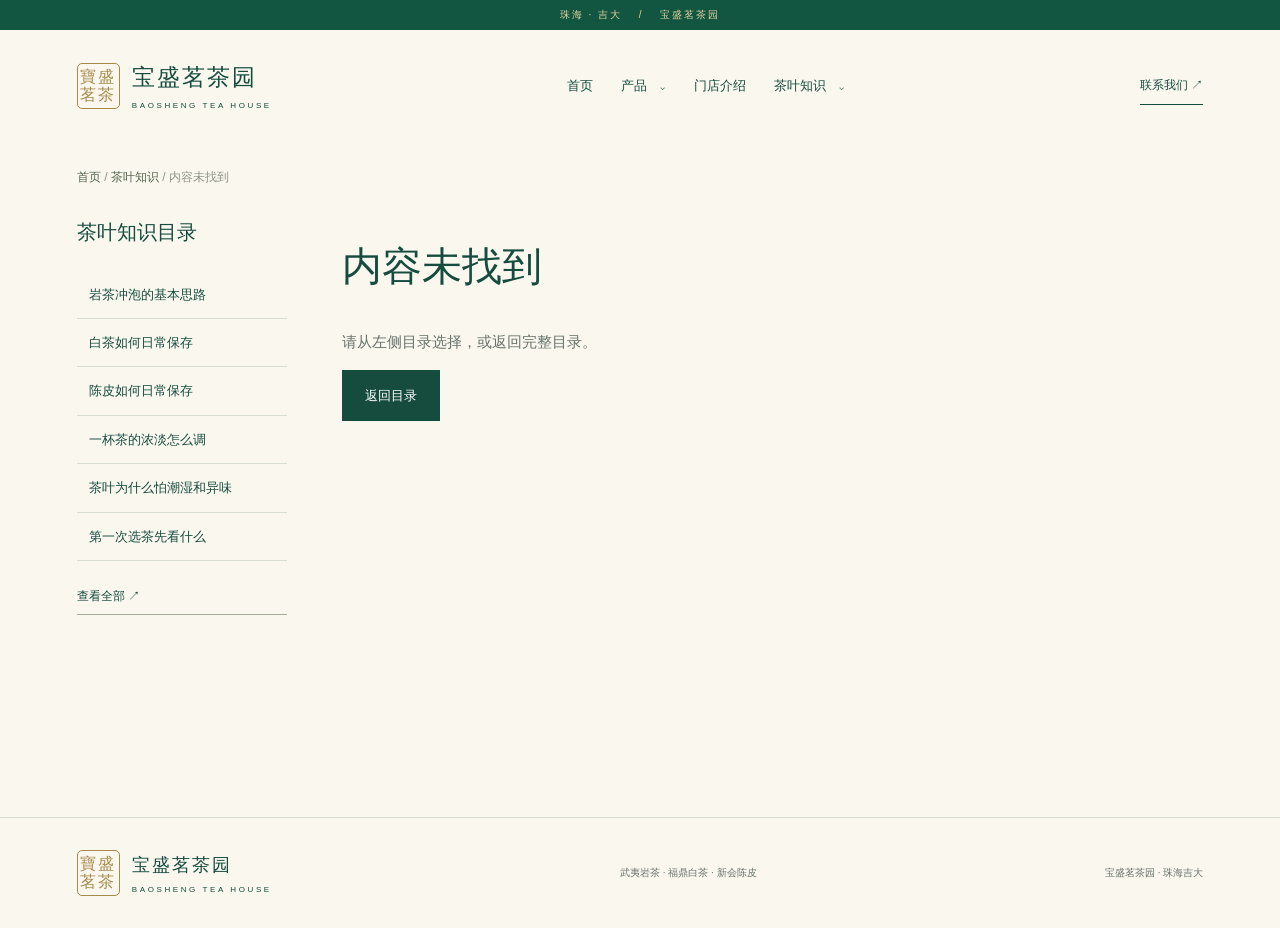
<file: article.html>
<!doctype html><html lang="zh-CN"><head><meta charset="utf-8"><meta name="viewport" content="width=device-width,initial-scale=1"><meta name="theme-color" content="#253d32"><meta name="description" content="宝盛茗茶园网站框架，门店、产品与茶叶知识内容后期补充。"><title>茶叶知识详情 · 宝盛茗茶园</title><link rel="stylesheet" href="style.css?v=20261005"></head><body data-page="article"><a class="skip" href="#main">跳到正文</a><div class="sample">珠海 · 吉大　 /　 宝盛茗茶园</div><header><a class="brand" href="index.html"><span class="seal" aria-hidden="true">寶盛<br>茗茶</span><span>宝盛茗茶园<small>BAOSHENG TEA HOUSE</small></span></a><nav aria-label="主导航"><a class="home-link" href="index.html">首页</a><details class="nav-group"><summary>产品 <span>⌄</span></summary><div class="nav-dropdown"><a class="menu-all" href="products.html">全部产品 ↗</a><div id="product-menu"></div></div></details><a href="index.html#story">门店介绍</a><details class="nav-group"><summary>茶叶知识 <span>⌄</span></summary><div class="nav-dropdown"><a class="menu-all" href="knowledge.html">全部茶叶知识 ↗</a><div id="knowledge-menu"></div></div></details></nav><a class="contact-link" href="index.html#contact">联系我们 ↗</a></header><main id="main"><section class="detail-wrap wrap"><p class="breadcrumb"><a href="index.html">首页</a> / <a href="knowledge.html">茶叶知识</a> / <span id="crumb-title">详情</span></p><div class="detail-layout"><aside class="catalog-sidebar"><h2>茶叶知识目录</h2><div id="detail-list" class="catalog-list"></div><a class="text-link" href="knowledge.html">查看全部 ↗</a></aside><div id="detail-content" class="detail-content"></div></div></section></main><footer><a class="brand" href="index.html"><span class="seal" aria-hidden="true">寶盛<br>茗茶</span><span>宝盛茗茶园<small>BAOSHENG TEA HOUSE</small></span></a><p>武夷岩茶 · 福鼎白茶 · 新会陈皮</p><small>宝盛茗茶园 · 珠海吉大</small></footer><script src="content.js?v=20261005"></script><script src="app.js?v=20261005"></script></body></html>
</file>
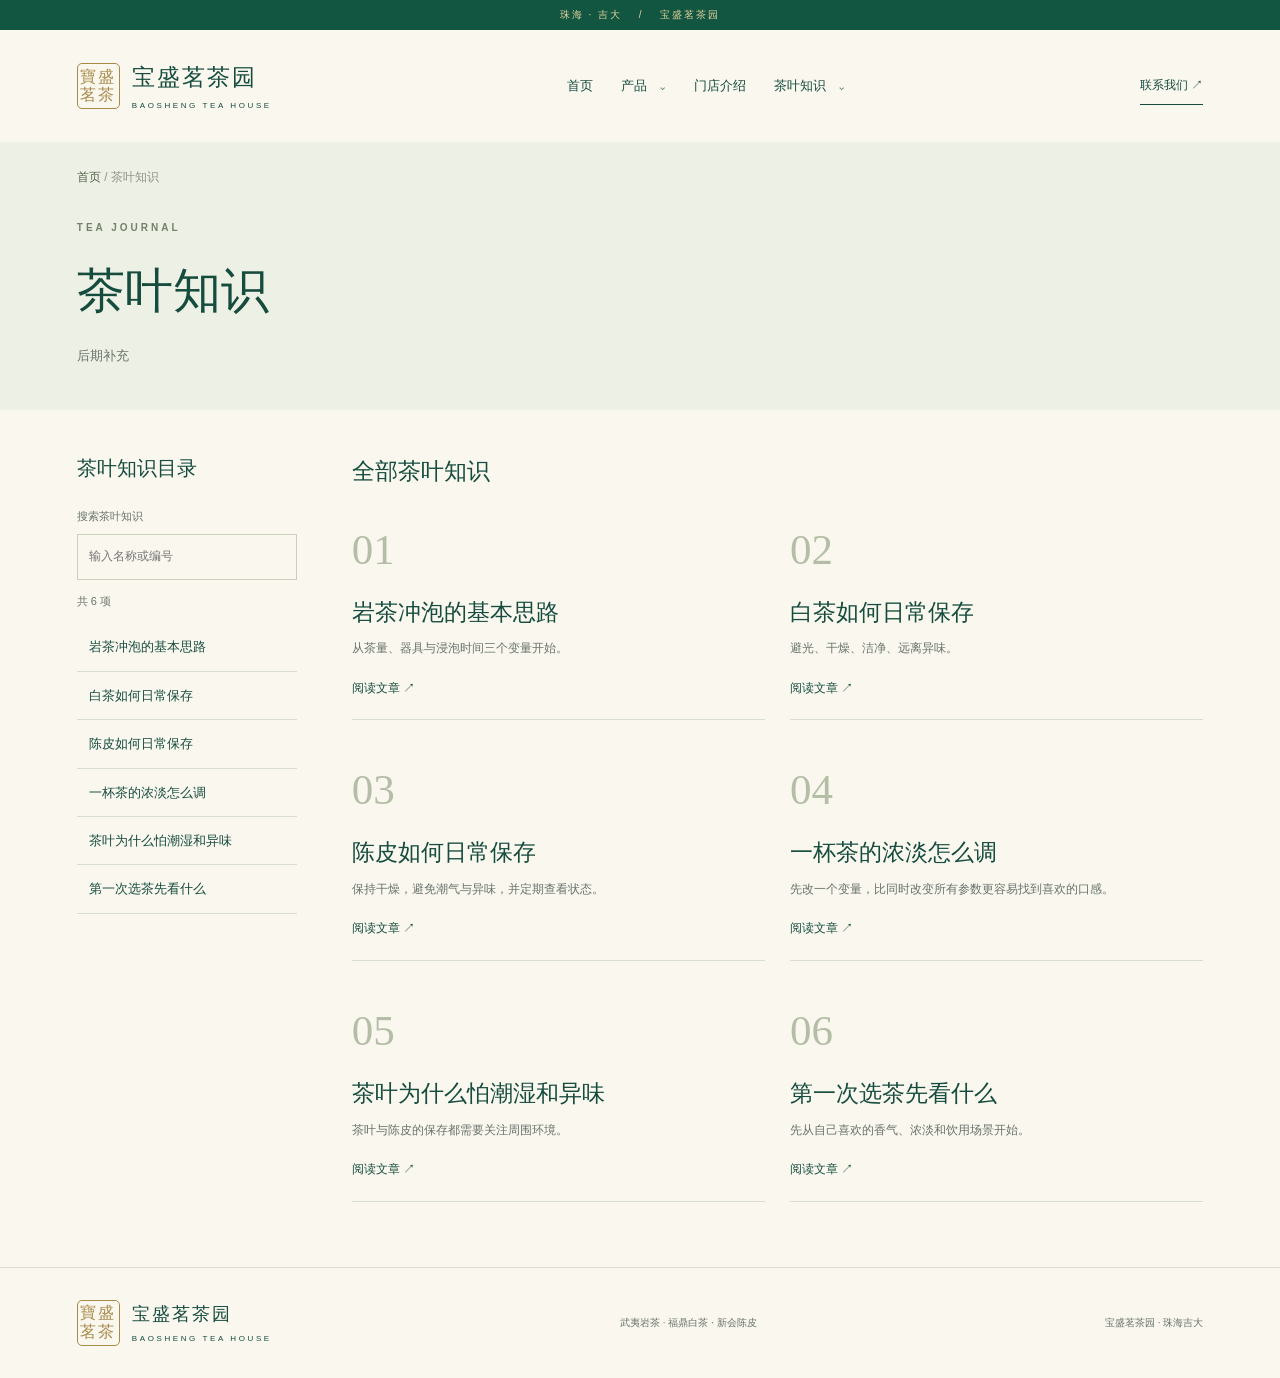
<file: knowledge.html>
<!doctype html><html lang="zh-CN"><head><meta charset="utf-8"><meta name="viewport" content="width=device-width,initial-scale=1"><meta name="theme-color" content="#253d32"><meta name="description" content="宝盛茗茶园网站框架，门店、产品与茶叶知识内容后期补充。"><title>茶叶知识 · 宝盛茗茶园</title><link rel="stylesheet" href="style.css?v=20261005"></head><body data-page="knowledge"><a class="skip" href="#main">跳到正文</a><div class="sample">珠海 · 吉大　 /　 宝盛茗茶园</div><header><a class="brand" href="index.html"><span class="seal" aria-hidden="true">寶盛<br>茗茶</span><span>宝盛茗茶园<small>BAOSHENG TEA HOUSE</small></span></a><nav aria-label="主导航"><a class="home-link" href="index.html">首页</a><details class="nav-group"><summary>产品 <span>⌄</span></summary><div class="nav-dropdown"><a class="menu-all" href="products.html">全部产品 ↗</a><div id="product-menu"></div></div></details><a href="index.html#story">门店介绍</a><details class="nav-group"><summary>茶叶知识 <span>⌄</span></summary><div class="nav-dropdown"><a class="menu-all" href="knowledge.html">全部茶叶知识 ↗</a><div id="knowledge-menu"></div></div></details></nav><a class="contact-link" href="index.html#contact">联系我们 ↗</a></header><main id="main"><section class="page-heading wrap"><p class="breadcrumb"><a href="index.html">首页</a> / 茶叶知识</p><p class="eyebrow">TEA JOURNAL</p><h1>茶叶知识</h1><p>后期补充</p></section><section class="catalog-layout wrap"><aside class="catalog-sidebar"><h2>茶叶知识目录</h2><label for="catalog-search">搜索茶叶知识</label><input id="catalog-search" type="search" placeholder="输入名称或编号" autocomplete="off"><p id="catalog-count" role="status"></p><div id="catalog-list" class="catalog-list"></div></aside><div class="catalog-main"><div class="section-head"><h2>全部茶叶知识</h2></div><div id="catalog-cards" class="catalog-cards"></div><p id="empty-result" hidden>没有匹配的内容，请换一个关键词。</p></div></section></main><footer><a class="brand" href="index.html"><span class="seal" aria-hidden="true">寶盛<br>茗茶</span><span>宝盛茗茶园<small>BAOSHENG TEA HOUSE</small></span></a><p>武夷岩茶 · 福鼎白茶 · 新会陈皮</p><small>宝盛茗茶园 · 珠海吉大</small></footer><script src="content.js?v=20261005"></script><script src="app.js?v=20261005"></script></body></html>
</file>
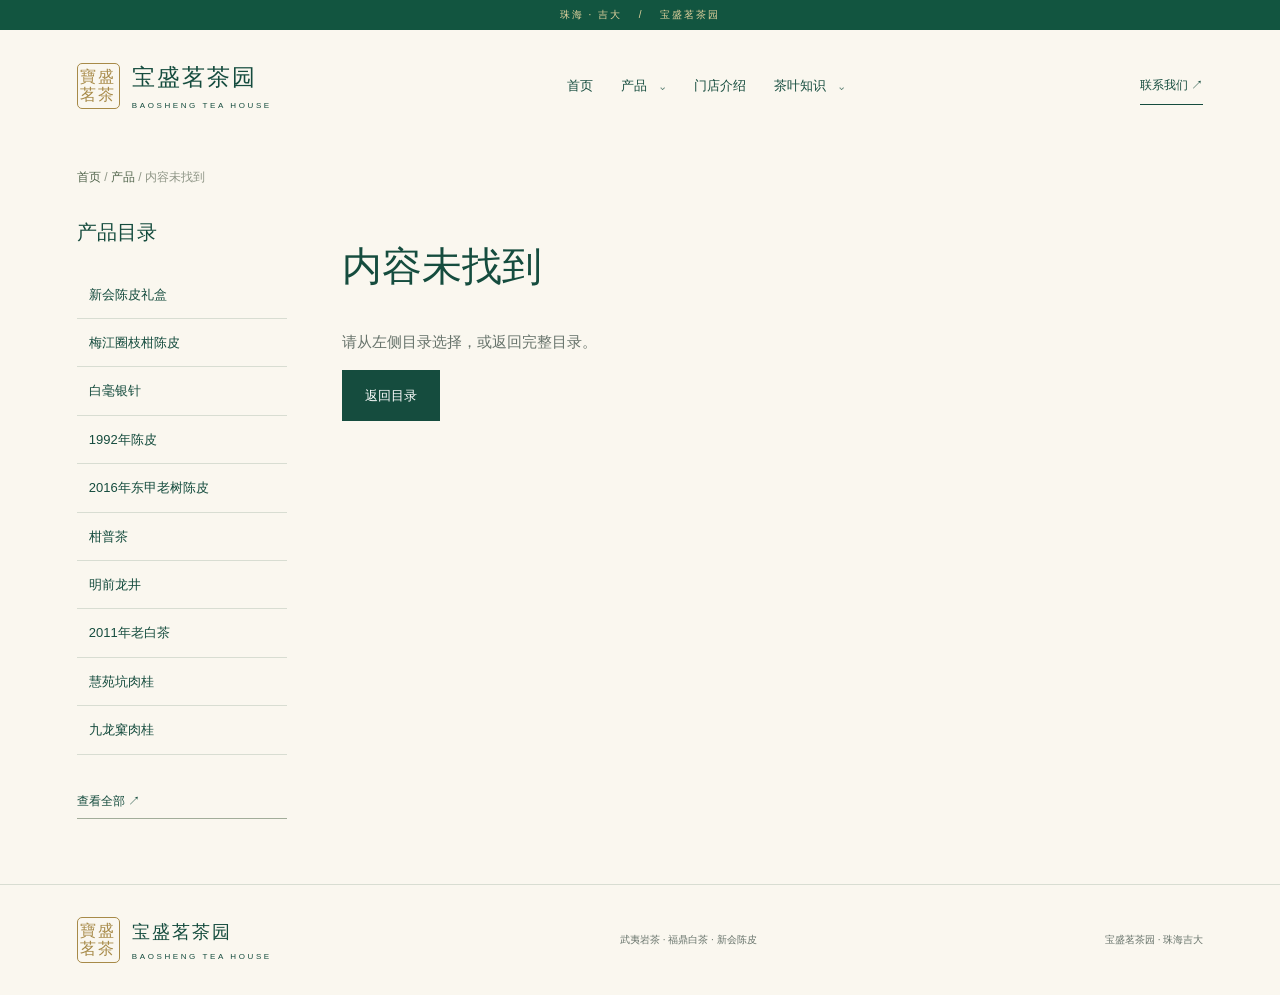
<file: product.html>
<!doctype html>
<html lang="zh-CN"><head><meta charset="utf-8"><meta name="viewport" content="width=device-width,initial-scale=1"><meta name="theme-color" content="#154c3e"><meta name="description" content="宝盛茗茶园产品详情。"><title>产品详情 · 宝盛茗茶园</title><link rel="stylesheet" href="style.css?v=20261005-2"></head>
<body data-page="product"><a class="skip" href="#main">跳到正文</a><div class="sample">珠海 · 吉大　 /　 宝盛茗茶园</div>
<header><a class="brand" href="index.html"><span class="seal" aria-hidden="true">寶盛<br>茗茶</span><span>宝盛茗茶园<small>BAOSHENG TEA HOUSE</small></span></a><nav aria-label="主导航"><a class="home-link" href="index.html">首页</a><details class="nav-group"><summary>产品 <span>⌄</span></summary><div class="nav-dropdown"><a class="menu-all" href="products.html">全部产品 ↗</a><div id="product-menu"></div></div></details><a href="index.html#story">门店介绍</a><details class="nav-group"><summary>茶叶知识 <span>⌄</span></summary><div class="nav-dropdown"><a class="menu-all" href="knowledge.html">全部茶叶知识 ↗</a><div id="knowledge-menu"></div></div></details></nav><a class="contact-link" href="index.html#contact">联系我们 ↗</a></header>
<main id="main"><section class="detail-wrap wrap"><p class="breadcrumb"><a href="index.html">首页</a> / <a href="products.html">产品</a> / <span id="crumb-title">详情</span></p><div class="detail-layout"><aside class="catalog-sidebar"><h2>产品目录</h2><div id="detail-list" class="catalog-list"></div><a class="text-link" href="products.html">查看全部 ↗</a></aside><div id="detail-content" class="detail-content"></div></div></section></main>
<footer><a class="brand" href="index.html"><span class="seal" aria-hidden="true">寶盛<br>茗茶</span><span>宝盛茗茶园<small>BAOSHENG TEA HOUSE</small></span></a><p>武夷岩茶 · 福鼎白茶 · 新会陈皮</p><small>宝盛茗茶园 · 珠海吉大</small></footer>
<script src="content.js?v=20261005-2"></script><script src="app.js?v=20261005-2"></script></body></html>
</file>
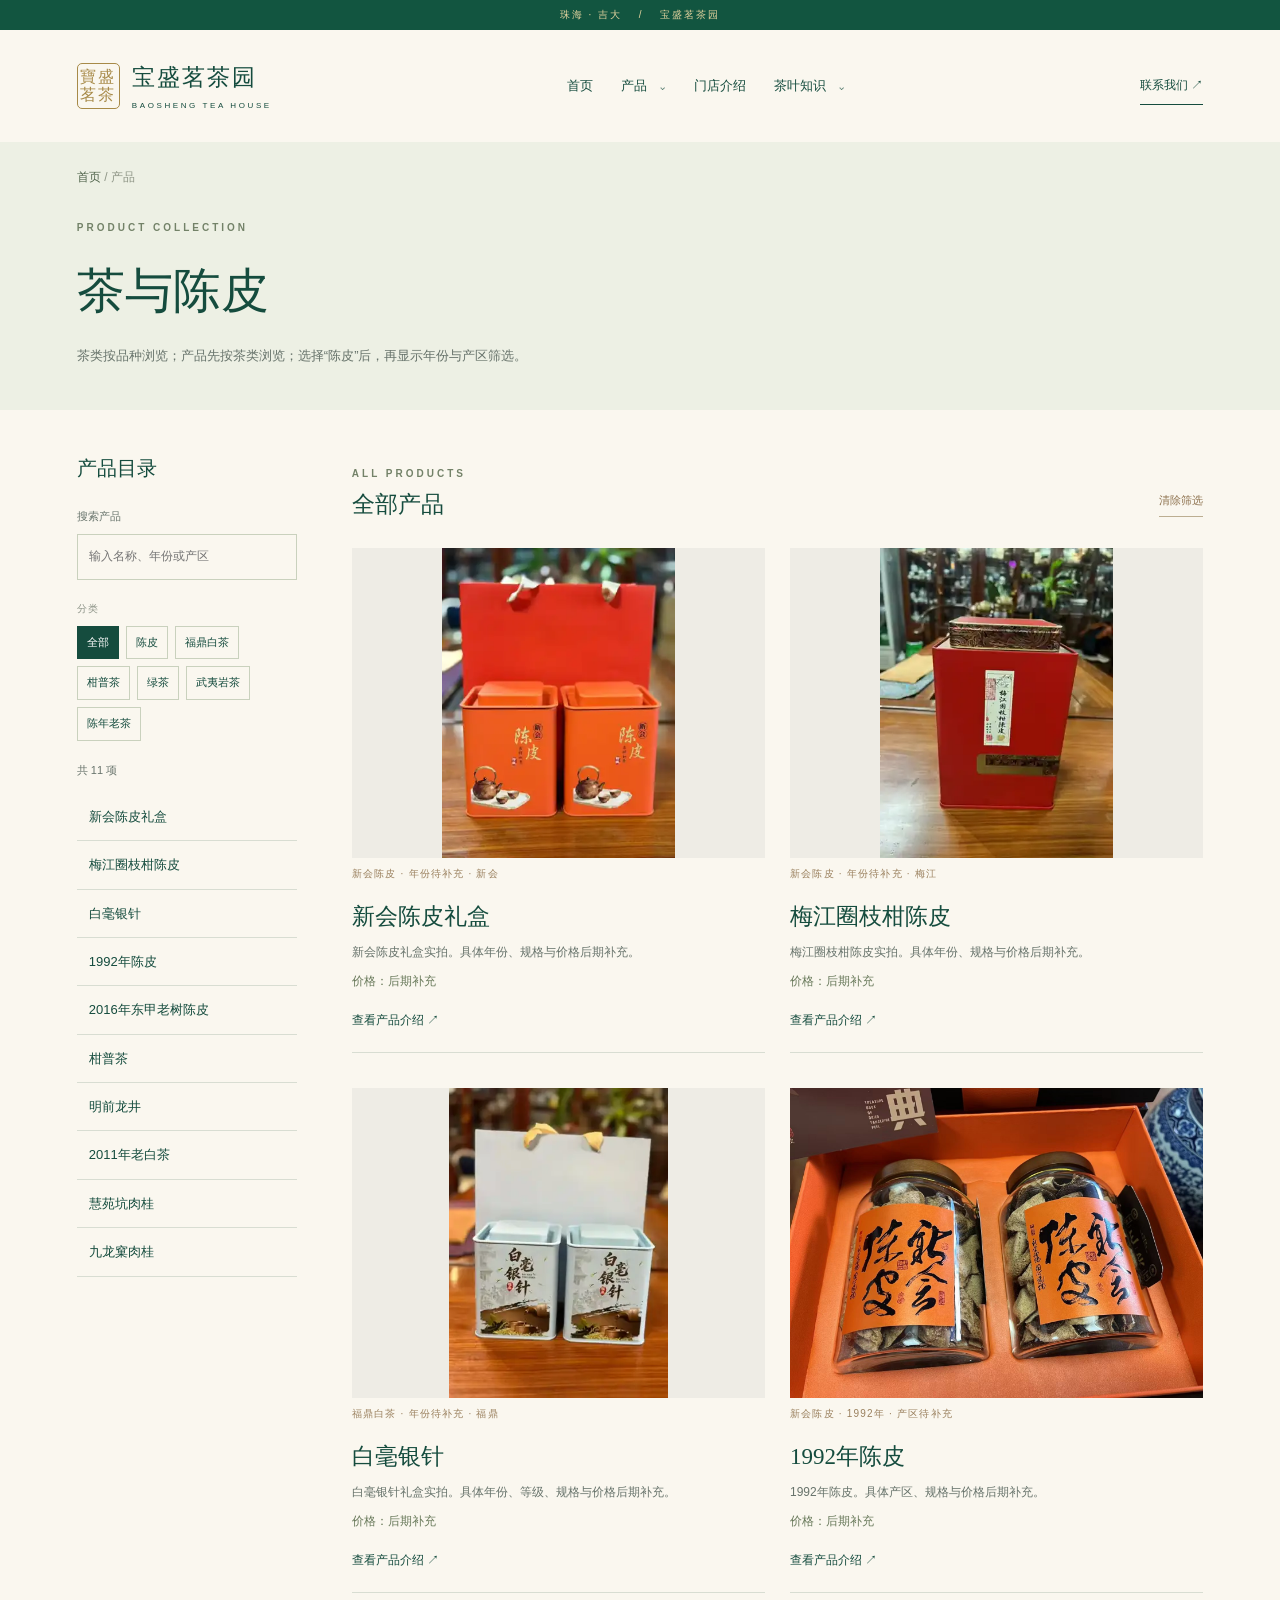
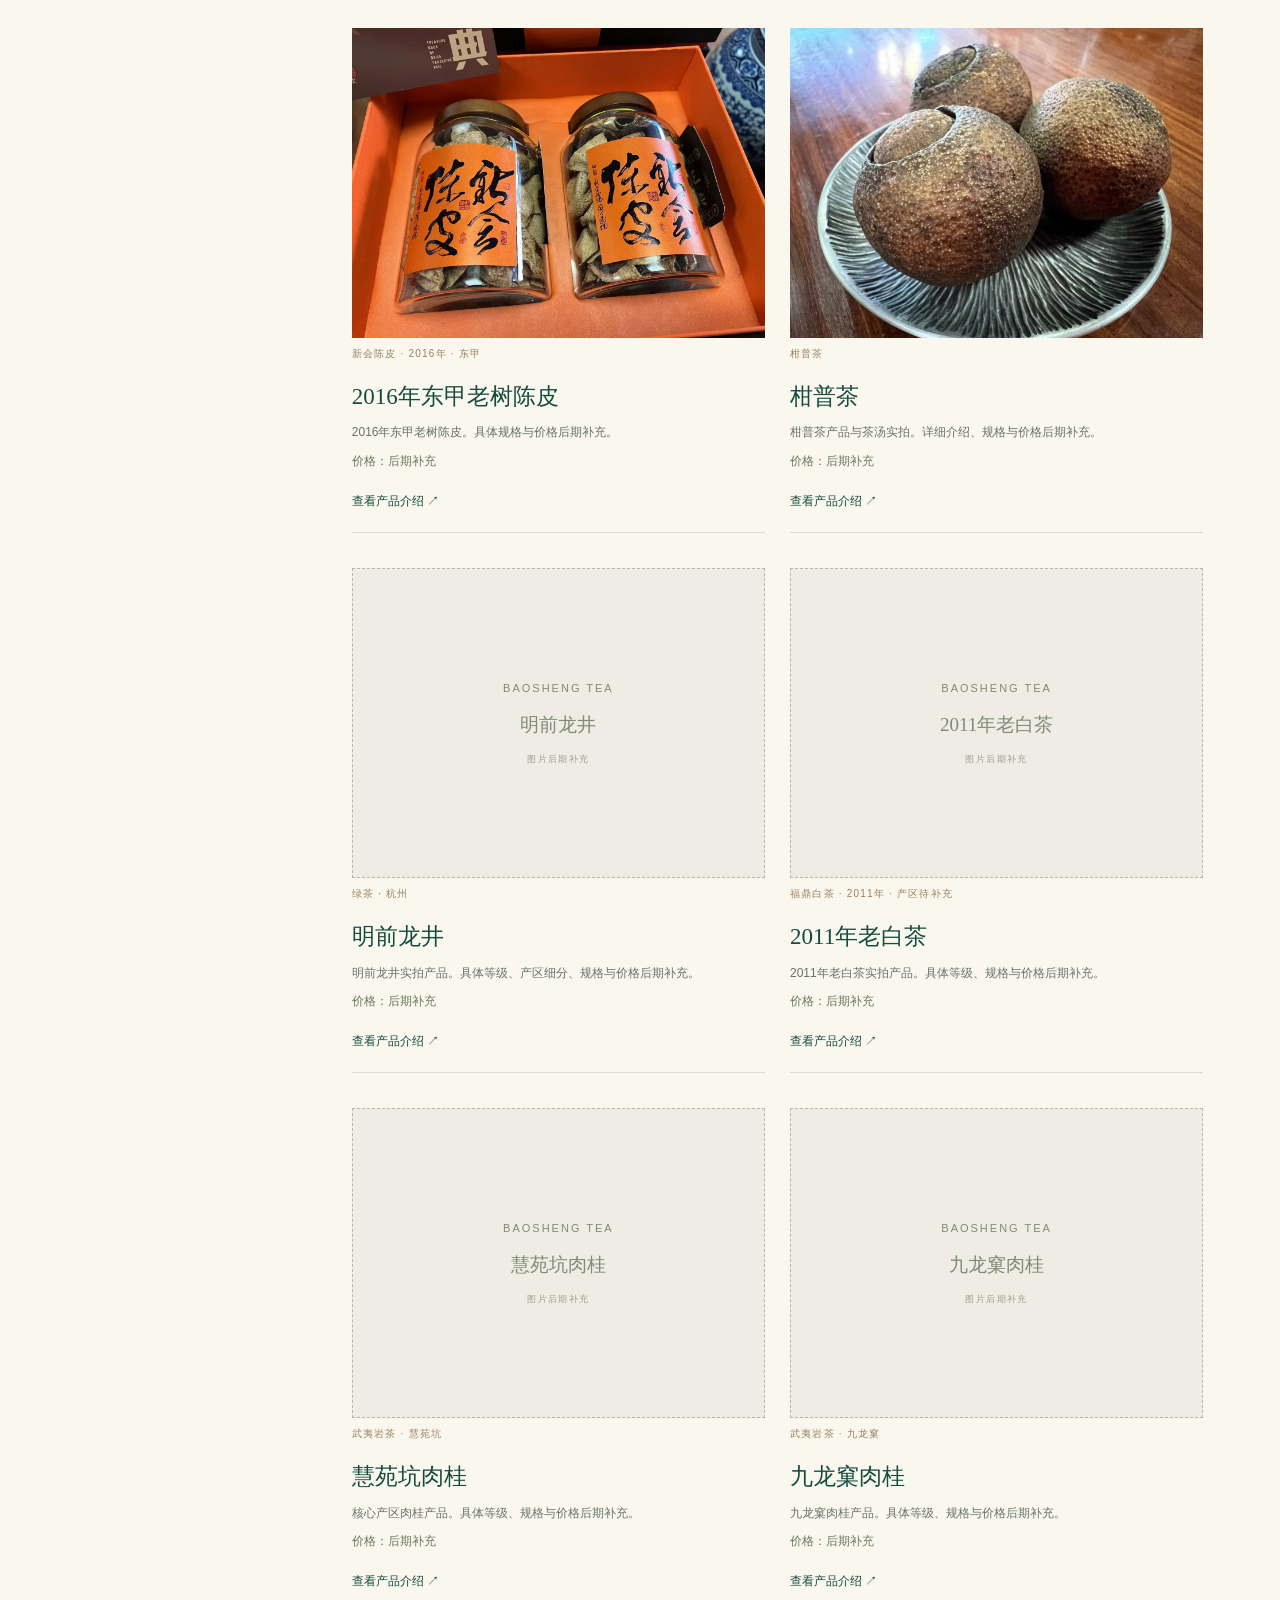
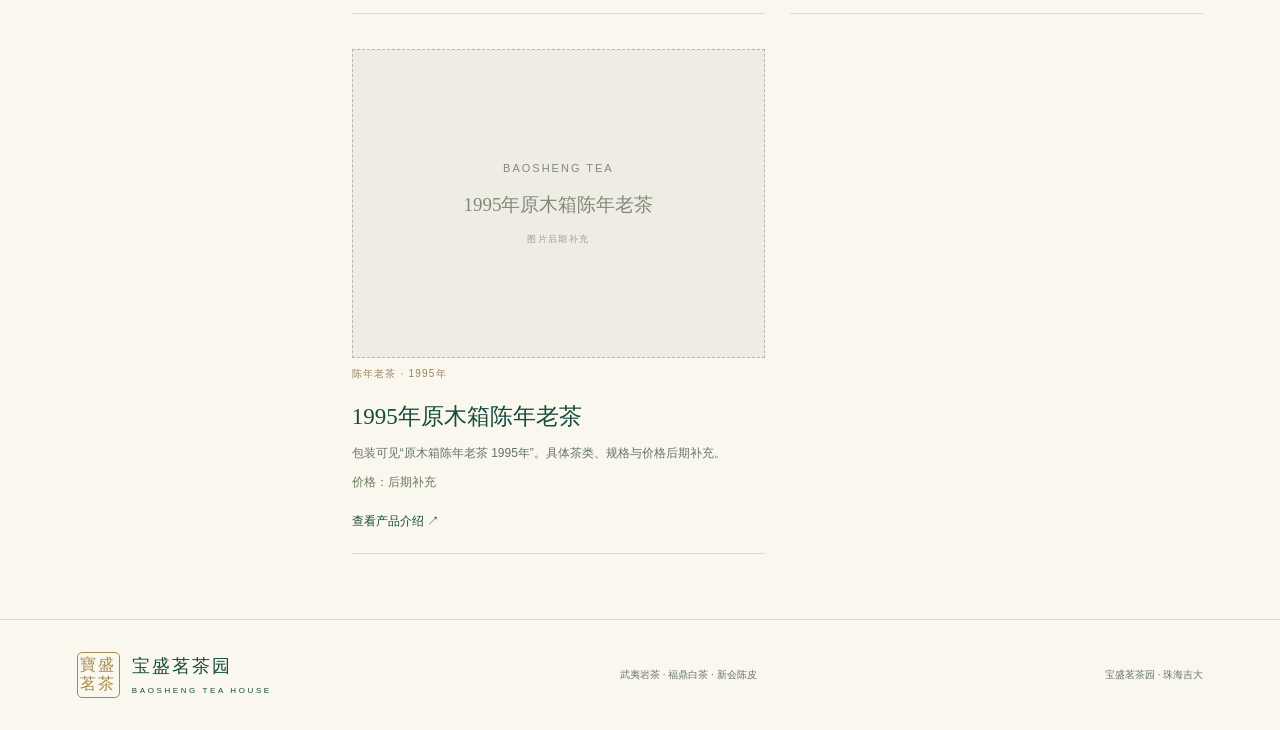
<file: products.html>
<!doctype html>
<html lang="zh-CN">
<head>
<meta charset="utf-8"><meta name="viewport" content="width=device-width,initial-scale=1">
<meta name="theme-color" content="#154c3e">
<meta name="description" content="宝盛茗茶园产品目录：武夷岩茶、福鼎白茶、新会陈皮等。陈皮支持按年份与产区继续筛选。">
<title>产品 · 宝盛茗茶园</title>
<link rel="stylesheet" href="style.css?v=20261005-2">
</head>
<body data-page="products">
<a class="skip" href="#main">跳到正文</a><div class="sample">珠海 · 吉大　 /　 宝盛茗茶园</div>
<header><a class="brand" href="index.html"><span class="seal" aria-hidden="true">寶盛<br>茗茶</span><span>宝盛茗茶园<small>BAOSHENG TEA HOUSE</small></span></a><nav aria-label="主导航"><a class="home-link" href="index.html">首页</a><details class="nav-group"><summary>产品 <span>⌄</span></summary><div class="nav-dropdown"><a class="menu-all" href="products.html">全部产品 ↗</a><div id="product-menu"></div></div></details><a href="index.html#story">门店介绍</a><details class="nav-group"><summary>茶叶知识 <span>⌄</span></summary><div class="nav-dropdown"><a class="menu-all" href="knowledge.html">全部茶叶知识 ↗</a><div id="knowledge-menu"></div></div></details></nav><a class="contact-link" href="index.html#contact">联系我们 ↗</a></header>
<main id="main">
<section class="page-heading wrap"><p class="breadcrumb"><a href="index.html">首页</a> / 产品</p><p class="eyebrow">PRODUCT COLLECTION</p><h1>茶与陈皮</h1><p>茶类按品种浏览；产品先按茶类浏览；选择“陈皮”后，再显示年份与产区筛选。</p></section>
<section class="catalog-layout wrap">
  <aside class="catalog-sidebar">
    <h2>产品目录</h2>
    <label for="catalog-search">搜索产品</label><input id="catalog-search" type="search" placeholder="输入名称、年份或产区" autocomplete="off">
    <div class="filter-block"><span class="filter-title">分类</span><div id="category-filters" class="filter-chips"></div></div>
    <div id="year-filter-block" class="filter-block" hidden><span class="filter-title">陈皮年份</span><div id="year-filters" class="filter-chips"></div></div>
    <div id="region-filter-block" class="filter-block" hidden><span class="filter-title">产区</span><div id="region-filters" class="filter-chips"></div></div>
    <p id="catalog-count" role="status"></p>
    <div id="catalog-list" class="catalog-list"></div>
  </aside>
  <div class="catalog-main">
    <div class="section-head"><div><p class="eyebrow">ALL PRODUCTS</p><h2 id="catalog-title">全部产品</h2></div><button id="clear-filters" class="filter-reset" type="button">清除筛选</button></div>
    <div id="catalog-cards" class="catalog-cards"></div>
    <p id="empty-result" hidden>没有匹配的内容，请换一个关键词或清除筛选。</p>
  </div>
</section>
</main>
<footer><a class="brand" href="index.html"><span class="seal" aria-hidden="true">寶盛<br>茗茶</span><span>宝盛茗茶园<small>BAOSHENG TEA HOUSE</small></span></a><p>武夷岩茶 · 福鼎白茶 · 新会陈皮</p><small>宝盛茗茶园 · 珠海吉大</small></footer>
<script src="content.js?v=20261005-2"></script><script src="app.js?v=20261005-2"></script>
</body></html>
</file>
<file: style.css>
:root{--ink:#293f33;--paper:#f7f5ee;--muted:#7c8577;--line:#d9dece;--soft:#e9ecdf;--serif:'Songti SC','STSong','SimSun',serif}*{box-sizing:border-box}html{scroll-behavior:smooth;scroll-padding-top:30px}body{margin:0;background:var(--paper);color:var(--ink);font:15px/1.8 Arial,'Microsoft YaHei',sans-serif}a{color:inherit;text-decoration:none}button,input,summary{font:inherit}a,summary,input{-webkit-tap-highlight-color:transparent}a:focus-visible,summary:focus-visible,input:focus-visible{outline:2px solid #a77546;outline-offset:5px}button,summary{cursor:pointer}.skip{position:absolute;top:-100px;background:var(--ink);color:white;padding:10px;z-index:20}.skip:focus{top:0}.sample{text-align:center;background:#273e32;color:#dce3d2;padding:6px;font-size:10px;letter-spacing:2px}header{max-width:1440px;margin:auto;padding:0 6%;height:112px;display:flex;align-items:center;justify-content:space-between;gap:25px;position:relative;z-index:5}.brand{display:flex;align-items:center;gap:12px;font:23px var(--serif);letter-spacing:2px;white-space:nowrap}.brand small{display:block;font:8px Arial;letter-spacing:4px;margin-top:8px}.seal{border:1px solid #946244;color:#946244;width:40px;height:46px;display:grid;place-items:center;writing-mode:vertical-rl;font-size:18px;letter-spacing:3px}header nav{display:flex;align-items:center;gap:28px;font-size:13px}header nav>a:hover,summary:hover{color:#987349}.contact-link{font-size:12px;border-bottom:1px solid var(--ink);padding:8px 0}.nav-group{position:relative}.nav-group summary{list-style:none;display:flex;align-items:center;gap:12px;padding:16px 0}.nav-group summary::-webkit-details-marker{display:none}.nav-group[open] summary{color:#93714b}.nav-group[open] summary span{transform:rotate(180deg)}.nav-dropdown{position:absolute;top:100%;left:-25px;width:230px;background:var(--paper);border:1px solid var(--line);box-shadow:0 12px 25px #273e3218;padding:12px;max-height:65vh;overflow-y:auto}.nav-dropdown a{display:block;padding:10px 14px;font-size:13px;border-bottom:1px solid #d9dece70}.nav-dropdown a:hover{background:var(--soft)}.nav-dropdown .menu-all{color:#8b6b45;font-size:12px;border-bottom:1px solid var(--line)}.wrap{max-width:1440px;margin:auto;padding:65px 6%}.eyebrow{font-size:10px;letter-spacing:3px;font-weight:600;color:#738268}h1,h2,h3{font-family:var(--serif);font-weight:400}h1{font-size:48px;line-height:1.4}h2{font-size:32px;line-height:1.5;margin:15px 0}h3{font-size:23px;line-height:1.5}p{color:var(--muted)}.hero{max-width:1440px;margin:auto;display:grid;grid-template-columns:1.05fr 1fr;gap:7%;padding:10px 6% 65px}.hero-art{position:relative;min-height:490px;overflow:hidden;background:#c7cfb8}.hero-art svg{display:block;position:absolute;width:100%;height:100%;inset:0;opacity:.65}.image-caption{position:absolute;left:25px;bottom:25px;right:25px;padding:18px 23px;background:#f7f5eeec;border:1px solid #fff8;display:flex;justify-content:space-between;gap:15px;align-items:center}.image-caption span{font-size:11px;letter-spacing:2px;color:var(--muted)}.image-caption strong{font:20px var(--serif);font-weight:400}.hero-copy{align-self:center;padding:25px 0}.hero h1{font-size:clamp(35px,3.9vw,57px);white-space:nowrap;letter-spacing:2px;margin:24px 0}.hero h2{font-size:24px}.hero .intro{min-height:68px;font-size:14px}.small-rule{display:block;width:38px;height:1px;background:#a8b29c;margin:30px 0}.button{display:inline-flex;gap:50px;align-items:center;justify-content:space-between;background:var(--ink);color:white;padding:14px 23px;font-size:13px}.button:hover{background:#466044}.store-story{border-top:1px solid var(--line);display:grid;grid-template-columns:1fr 1.5fr;gap:70px}.store-story>div>p{font-size:13px}.store-facts{display:grid;grid-template-columns:repeat(3,1fr);gap:25px}.store-facts article{padding-top:20px}.store-facts span{font-size:12px;color:#a9b298}.store-facts h3{font-size:20px}.store-facts p{font-size:13px}.store-gallery{background:var(--soft)}.section-head{display:flex;justify-content:space-between;align-items:end;gap:25px}.section-head>p{font-size:13px}.gallery-grid{display:grid;grid-template-columns:1fr 1fr;gap:25px;margin-top:22px}.picture-placeholder{background:#e5e8dc;min-height:245px;display:flex;align-items:center;justify-content:center;flex-direction:column;gap:13px;border:1px dashed #b0bba1;color:#7f8b73}.picture-placeholder span{font-size:11px;letter-spacing:2px}.picture-placeholder strong{font:19px var(--serif);font-weight:400}.gallery-grid .picture-placeholder{background:#f3f3e9;min-height:280px}.explore-links{display:grid;grid-template-columns:1fr 1fr;gap:50px}.explore-links>a{padding:15px 0;border-bottom:1px solid var(--line)}.explore-links>a:hover h2{color:#99774e}.explore-links span{font-size:10px;letter-spacing:2px;color:#8b947e}.explore-links h2{display:flex;justify-content:space-between}.explore-links b{font:22px Arial}.explore-links p{font-size:12px}.contact{display:grid;grid-template-columns:1fr 1fr;gap:80px;background:var(--soft);max-width:1268px;margin:20px auto 70px}.contact p{font-size:13px}.contact-info h3{margin-top:10px}.contact-info p{display:flex;justify-content:space-between;border-bottom:1px solid #cfd5c3;padding-bottom:10px}footer{border-top:1px solid var(--line);padding:32px 6%;display:flex;align-items:center;justify-content:space-between;gap:20px}footer .brand{font-size:18px}footer p,footer>small{font-size:10px;color:var(--muted)}.page-heading{padding-top:25px;padding-bottom:30px;background:#edf0e4}.page-heading h1{margin:20px 0}.page-heading>p:last-child{font-size:13px}.breadcrumb{font-size:12px;color:#8e9586;margin:0 0 30px}.breadcrumb a{color:#52664d}.catalog-layout{display:grid;grid-template-columns:220px 1fr;gap:55px;padding-top:45px;min-height:65vh}.catalog-sidebar h2{font:20px var(--serif);margin:0 0 25px}.catalog-sidebar label{display:block;font-size:11px;color:var(--muted);margin-bottom:7px}.catalog-sidebar input{width:100%;min-width:0;background:transparent;border:1px solid #c9d1bd;padding:11px;font-size:12px;color:var(--ink);border-radius:0}.catalog-sidebar #catalog-count{font-size:11px;margin:12px 0}.catalog-list{display:flex;flex-direction:column;max-height:55vh;overflow-y:auto}.catalog-list a{border-bottom:1px solid var(--line);padding:12px;font-size:13px}.catalog-list a:hover,.catalog-list a.selected{background:var(--soft);color:#3d5236}.catalog-list a.selected{border-left:3px solid #586e43}.catalog-main>.section-head h2{font-size:23px;margin:0 0 25px}.catalog-cards{display:grid;grid-template-columns:repeat(2,minmax(0,1fr));gap:35px 25px}.catalog-card{display:block;min-width:0;border-bottom:1px solid var(--line);padding-bottom:20px}.catalog-card:hover h3{color:#a07c4e}.catalog-card .picture-placeholder{min-height:220px}.catalog-card h3{margin:17px 0 8px}.catalog-card p{font-size:12px;margin:7px 0}.catalog-card .price-preview{color:#68795a}.card-more{display:block;font-size:12px;margin-top:18px}.article-number{font:43px var(--serif);color:#b4bea6;display:block;margin:10px 0 22px}.catalog-sidebar .text-link{display:block;font-size:12px;margin-top:25px}.detail-wrap{padding-top:25px;min-height:75vh}.detail-layout{display:grid;grid-template-columns:210px minmax(0,1fr);gap:55px}.product-overview{display:grid;grid-template-columns:minmax(0,1.05fr) minmax(0,1fr);gap:35px}.product-picture{min-height:340px}.product-summary{padding-top:8px}.product-summary h1{font-size:38px;margin:20px 0}.detail-price{color:#967145;font-size:18px;border-bottom:1px solid var(--line);padding-bottom:25px}.specs{display:grid;grid-template-columns:60px 1fr;gap:15px;font-size:12px;color:var(--muted)}.specs dd{margin:0}.detail-section{border-top:1px solid var(--line);margin-top:40px;padding-top:15px}.detail-section h2{font-size:25px}.detail-section p{font-size:14px;white-space:pre-wrap;overflow-wrap:anywhere}.detail-pager{display:flex;justify-content:space-between;flex-wrap:wrap;gap:20px;border-top:1px solid var(--line);padding:25px 0 0;margin-top:50px;font-size:12px}.article-body{min-height:270px}.article-description{font-size:14px}.detail-content>h1{margin-top:20px;font-size:40px}#empty-result{padding:35px;background:var(--soft);font-size:14px}[hidden]{display:none!important}@media(max-width:1000px){header{padding:0 4%;gap:15px}header nav{gap:18px}.brand{font-size:20px}.contact-link{display:none}.hero{padding-left:4%;padding-right:4%;gap:5%}.hero-art{min-height:420px}.wrap{padding-left:4%;padding-right:4%}.catalog-layout,.detail-layout{grid-template-columns:180px minmax(0,1fr);gap:30px}.store-story{gap:35px;grid-template-columns:1fr}.contact{margin:15px 4% 50px}.product-overview{grid-template-columns:1fr}.product-picture{min-height:290px}.product-summary h1{font-size:32px}.product-summary .eyebrow{margin-top:0}}@media(max-width:640px){header{height:auto;min-height:115px;flex-wrap:wrap;justify-content:center;gap:6px;padding-top:18px;padding-bottom:5px}.brand{font-size:21px}header nav{justify-content:space-between;width:100%;gap:10px;font-size:12px}header nav>a{padding:13px 0}.nav-group summary{padding:13px 0;gap:8px}.nav-dropdown{left:0;width:200px}.nav-group:last-child .nav-dropdown{left:auto;right:0}.hero{display:flex;flex-direction:column-reverse;padding-top:15px;gap:25px;padding-bottom:35px}.hero-copy{width:100%;padding:10px 0}.hero h1{font-size:39px;letter-spacing:1px;margin:15px 0}.hero h2{font-size:21px}.small-rule{margin:20px 0}.hero .intro{min-height:20px;margin-bottom:20px}.hero-art{min-height:360px;width:100%}.image-caption{left:18px;right:18px;bottom:18px;padding:15px}.image-caption strong{font-size:18px}.wrap{padding-top:35px;padding-bottom:35px}h2{font-size:27px}.store-facts{grid-template-columns:1fr;gap:0}.store-facts article{display:grid;grid-template-columns:35px 1fr 1fr;align-items:center;border-bottom:1px solid var(--line);padding:14px 0;gap:10px}.store-facts h3{margin:0;font-size:18px}.store-facts p{text-align:right}.store-story{gap:12px}.gallery-grid{grid-template-columns:1fr;gap:15px}.gallery-grid .picture-placeholder{min-height:220px}.explore-links{gap:22px}.explore-links h2{font-size:24px}.explore-links span{font-size:8px;letter-spacing:1px}.contact{grid-template-columns:1fr;gap:5px;padding:25px}.contact h2{margin:10px 0}.contact-info h3{font-size:21px}footer{flex-wrap:wrap;padding:25px 4%;gap:15px}footer>small{width:100%}.page-heading h1{font-size:37px}.catalog-layout,.detail-layout{grid-template-columns:1fr;gap:30px}.catalog-sidebar{border-bottom:1px solid var(--line);padding-bottom:20px}.catalog-sidebar h2{font-size:18px;margin-bottom:15px}.catalog-list{flex-direction:row;max-height:none;overflow-x:auto;gap:8px;padding:5px 0}.catalog-list a{white-space:nowrap;background:#edf0e4;border:1px solid var(--line);padding:8px 12px;font-size:12px}.catalog-list a.selected{border:1px solid var(--ink)}.catalog-cards{gap:25px 15px}.catalog-card .picture-placeholder{min-height:155px}.catalog-card .picture-placeholder strong{font-size:15px}.catalog-card h3{font-size:21px}.product-picture{min-height:300px}.detail-layout .catalog-sidebar .text-link{margin-top:12px}.detail-content>h1{font-size:32px}.breadcrumb{margin-bottom:20px}.article-body{min-height:200px}}@media(prefers-reduced-motion:reduce){html{scroll-behavior:auto}}

/* Brand palette inspired by the storefront. */
:root{--ink:#154c3e;--paper:#faf7ef;--muted:#67736b;--line:#d8ddd2;--soft:#ebeee4;--gold:#dfc37d}img{max-width:100%;display:block}.sample{background:#125540;color:#e3d39e}.seal{writing-mode:horizontal-tb;display:flex;align-items:center;justify-content:center;text-align:center;line-height:1.15;letter-spacing:2px;font-size:16px;width:43px;height:46px;border:1px solid #a78a48;color:#a78a48;border-radius:5px}.brand small{letter-spacing:2.6px}.tea-hero{max-width:1440px;margin:auto;display:grid;grid-template-columns:1fr 1.05fr;background:#10543f;min-height:540px}.tea-hero-copy{padding:65px 11%;position:relative;color:#f5e8c1}.tea-hero .eyebrow{color:#d6c790;font-size:9px}.tea-hero h1{font-size:clamp(38px,4.2vw,60px);letter-spacing:5px;margin:28px 0 20px;color:#ebce85}.hero-tagline{font:30px/1.7 var(--serif);letter-spacing:4px;color:#f2e8cf}.hero-specialties{color:#d4dece;font-size:12px;letter-spacing:2px;margin:23px 0 30px}.gold-button{background:#e0c783;color:#204b3b}.gold-button:hover{background:#f1d99b}.hero-location{display:block;color:#b9c9b9;font-size:10px;letter-spacing:2px;margin-top:25px}.tea-hero-photo{position:relative;min-width:0}.tea-hero-photo>img{width:100%;height:100%;object-fit:cover}.photo-label{position:absolute;bottom:18px;left:22px;color:#fff;font-size:10px;letter-spacing:1.5px;text-shadow:0 1px 4px #000;background:#163d2fbd;padding:6px 12px}.specialty-band{display:flex;justify-content:center;gap:65px;padding:23px 4%;border-bottom:1px solid var(--line);font:17px var(--serif);letter-spacing:4px}.specialty-band i{color:#b39350;font-style:normal}.store-feature{display:grid;grid-template-columns:1.2fr 1fr;gap:8%;align-items:center;padding-top:85px;padding-bottom:85px}.feature-image{position:relative}.feature-image img{width:100%;height:auto}.feature-copy h2{font-size:36px;margin:22px 0}.feature-copy>p{font-size:14px}.editorial-note{border-top:1px solid var(--line);margin-top:22px;padding:18px 0 10px;display:flex;gap:35px;font-size:12px}.editorial-note p{margin:0}.text-link{font-size:12px;border-bottom:1px solid #a2ad9a;padding-bottom:6px}.orchard-section{background:#e9eee3}.orchard-grid{display:grid;grid-template-columns:1fr 1fr .85fr;gap:25px;margin-top:25px;align-items:center}.orchard-grid figure{margin:0}.orchard-grid img{width:100%;height:360px;object-fit:cover;object-position:center}.orchard-grid figcaption{font-size:10px;color:var(--muted);padding-top:10px;letter-spacing:2px}.orchard-copy{padding-left:12px}.large-char{font:75px var(--serif);color:#a6b295}.orchard-copy h3{font-size:23px}.orchard-copy p{font-size:12px}.orchard-copy .text-link{display:inline-block;margin-top:20px}.contact-info p{gap:25px}.contact-info span{text-align:right}.catalog-photo{background:#eeece5;aspect-ratio:4/3;overflow:hidden}.catalog-photo img{width:100%;height:100%;object-fit:contain}.product-picture{background:#eeece5;display:flex;align-items:center;justify-content:center;overflow:hidden}.product-picture img{width:100%;max-height:480px;object-fit:contain}.product-gallery{display:grid;grid-template-columns:repeat(2,minmax(0,1fr));gap:16px;margin-top:20px}.product-gallery img{width:100%;height:240px;object-fit:contain;background:#eeece5}
@media(max-width:1000px){.tea-hero-copy{padding:45px 8%}.tea-hero{min-height:490px}.orchard-grid{grid-template-columns:1fr 1fr}.orchard-copy{grid-column:1/-1;padding:0}.large-char{display:none}.orchard-copy h3{margin-top:8px}.store-feature{gap:5%}.feature-copy h2{font-size:30px}}
@media(max-width:640px){.tea-hero{grid-template-columns:1fr;min-height:0}.tea-hero-copy{padding:30px 6% 35px}.tea-hero h1{font-size:39px;letter-spacing:3px;margin:20px 0}.hero-tagline{font-size:25px;margin:16px 0}.hero-tagline br{display:none}.hero-specialties{font-size:11px;letter-spacing:1px}.tea-hero-photo{height:300px}.tea-hero-photo>img{object-position:center}.hero-location{margin-top:20px}.specialty-band{gap:15px;font-size:13px;letter-spacing:1px;padding:21px 4%}.store-feature{grid-template-columns:1fr;gap:24px;padding-top:40px;padding-bottom:40px}.feature-copy h2{font-size:29px}.orchard-grid{gap:13px}.orchard-grid img{height:250px}.orchard-grid figcaption{font-size:9px;letter-spacing:0}.section-head{align-items:start;flex-direction:column;gap:0}.section-head h2{margin-bottom:0}.section-head>p{font-size:11px}.orchard-copy{padding-top:15px}.product-gallery img{height:160px}.contact-info span{max-width:75%}.catalog-card h3{font-size:19px}.catalog-photo{aspect-ratio:1}.photo-label{font-size:9px;left:12px;bottom:12px}}


/* ===== 2026-10-05 final homepage + catalog pass ===== */
.wordmark-hero{max-width:1440px;margin:auto;padding:88px 6% 96px;text-align:center;background:linear-gradient(180deg,#faf7ef 0%,#f3f0e6 100%);border-top:1px solid #ffffff80;border-bottom:1px solid var(--line)}
.wordmark-inner{max-width:920px;margin:auto}
.wordmark-hero .eyebrow{margin:0 0 18px}
.wordmark-hero h1{margin:0;font-size:clamp(62px,9.5vw,126px);line-height:1.02;letter-spacing:.08em;color:#174d3e}
.wordmark-hero h1 span{display:block;font-size:.38em;letter-spacing:.42em;color:#9b7a4e;margin:0 0 14px}
.hero-en{margin:18px 0 0;font-size:11px;letter-spacing:.55em;color:#7a816f}
.wordmark-rule{width:1px;height:64px;background:#b4bba9;margin:34px auto}
.wordmark-sub{font:18px var(--serif);letter-spacing:.25em;color:#536254}
.wordmark-copy{font:24px var(--serif);color:#8e6e45;margin:18px 0 34px}
.hero-actions{display:flex;justify-content:center;align-items:center;gap:28px;flex-wrap:wrap}
.hero-location{margin:26px 0 0;font-size:11px;letter-spacing:.18em;color:#889084}
.featured-products{padding-top:84px;padding-bottom:84px}
.featured-grid{display:grid;grid-template-columns:repeat(3,minmax(0,1fr));gap:28px 22px;margin-top:28px}
.featured-card{display:block;border-top:1px solid var(--line);padding-top:12px}
.featured-card:hover h3{color:#9a774c}
.featured-photo{aspect-ratio:4/3;background:#eeece5;overflow:hidden}
.featured-photo img{width:100%;height:100%;object-fit:contain}
.featured-card h3{font-size:23px;margin:12px 0 6px}
.featured-card p{font-size:12px;margin:5px 0}
.product-meta{font-size:10px!important;letter-spacing:.12em;color:#9a805e!important;text-transform:uppercase}
.picture-placeholder small{font-size:9px;letter-spacing:.16em;color:#9aa18f}
.store-meta{display:flex;gap:10px;flex-wrap:wrap;margin:24px 0 28px}
.store-meta span{border:1px solid #cdd3c6;padding:6px 11px;font-size:11px;color:#65705f;background:#fff8}
.warehouse-section{padding-top:82px;padding-bottom:82px}
.warehouse-grid{display:grid;grid-template-columns:1fr 1fr;gap:20px;margin-top:28px}
.warehouse-panel{min-height:320px;background:#173f34;color:#ead9a8;padding:30px;display:flex;flex-direction:column;justify-content:flex-end;position:relative;overflow:hidden}
.warehouse-panel:before{content:"";position:absolute;inset:18px;border:1px solid #ead9a833}
.warehouse-panel span{position:absolute;top:30px;left:30px;font-size:11px;letter-spacing:.2em;color:#c5d2c8}
.warehouse-panel strong{font:34px var(--serif);font-weight:400;position:relative}
.warehouse-panel small{font-size:10px;letter-spacing:.2em;margin-top:8px;color:#b7c6bc;position:relative}
.filter-block{margin:20px 0}
.filter-title{display:block;font-size:10px;letter-spacing:.16em;color:#8c9387;margin-bottom:8px}
.filter-chips{display:flex;flex-wrap:wrap;gap:7px}
.filter-chip{border:1px solid #c9d1bd;background:transparent;color:var(--ink);padding:6px 9px;font-size:11px;cursor:pointer}
.filter-chip:hover,.filter-chip.active{background:var(--ink);color:white;border-color:var(--ink)}
.filter-reset{border:0;background:transparent;color:#8d714d;border-bottom:1px solid #bcae91;padding:5px 0;font-size:11px;cursor:pointer}
.filter-reset:hover{color:var(--ink)}
.catalog-main .section-head{align-items:center}
.catalog-main .section-head .eyebrow{margin-bottom:5px}
@media(max-width:900px){
  .featured-grid{grid-template-columns:repeat(2,minmax(0,1fr))}
  .wordmark-hero{padding:65px 5% 70px}
  .warehouse-panel{min-height:260px}
}
@media(max-width:640px){
  .wordmark-hero{padding:48px 5% 52px}
  .wordmark-hero h1{font-size:56px;letter-spacing:.05em}
  .wordmark-hero h1 span{font-size:.42em;letter-spacing:.28em;margin-bottom:10px}
  .hero-en{font-size:9px;letter-spacing:.34em}
  .wordmark-rule{height:42px;margin:25px auto}
  .wordmark-sub{font-size:14px;letter-spacing:.11em}
  .wordmark-copy{font-size:20px;margin-bottom:26px}
  .hero-actions{gap:18px}
  .featured-products{padding-top:44px;padding-bottom:44px}
  .featured-grid{grid-template-columns:1fr 1fr;gap:22px 13px}
  .featured-photo{aspect-ratio:1}
  .featured-card h3{font-size:18px}
  .warehouse-grid{grid-template-columns:1fr;gap:12px}
  .warehouse-panel{min-height:220px}
  .filter-block{margin:14px 0}
  .filter-chip{font-size:10px;padding:6px 8px}
  .catalog-main .section-head{flex-direction:row;align-items:end}
}


/* ===== 2026-10-05 homepage hero redesign ===== */
.brand-hero{
  max-width:1440px;
  margin:0 auto;
  padding:42px 5.5% 82px;
  background:
    radial-gradient(circle at 50% 12%,rgba(223,195,125,.12),transparent 30%),
    linear-gradient(180deg,#fbf8f0 0%,#f5f1e6 100%);
  border-bottom:1px solid var(--line);
}
.brand-hero-card{
  max-width:1180px;
  min-height:590px;
  margin:0 auto;
  padding:54px 72px 42px;
  position:relative;
  display:flex;
  flex-direction:column;
  align-items:center;
  justify-content:center;
  text-align:center;
  border:1px solid #d4c8aa;
  box-shadow:inset 0 0 0 8px #faf7ef,0 24px 60px rgba(42,66,53,.06);
  background:
    linear-gradient(90deg,transparent 0 49.85%,rgba(172,148,95,.12) 49.85% 50.15%,transparent 50.15% 100%),
    rgba(250,247,239,.9);
  overflow:hidden;
}
.brand-hero-card:before,
.brand-hero-card:after{
  content:"";
  position:absolute;
  width:180px;
  height:180px;
  border:1px solid rgba(167,138,72,.13);
  border-radius:50%;
}
.brand-hero-card:before{left:-92px;top:92px}
.brand-hero-card:after{right:-92px;bottom:78px}
.hero-corner{
  position:absolute;
  width:42px;
  height:42px;
  opacity:.85;
}
.hero-corner:before,.hero-corner:after{content:"";position:absolute;background:#a88b4c}
.hero-corner:before{width:42px;height:1px}
.hero-corner:after{width:1px;height:42px}
.hero-corner-tl{top:20px;left:20px}
.hero-corner-tr{top:20px;right:20px;transform:scaleX(-1)}
.hero-corner-bl{bottom:20px;left:20px;transform:scaleY(-1)}
.hero-corner-br{bottom:20px;right:20px;transform:scale(-1)}
.hero-kicker{
  display:flex;
  align-items:center;
  justify-content:center;
  gap:16px;
  color:#7d826f;
  font-size:9px;
  letter-spacing:.28em;
  text-transform:uppercase;
}
.hero-kicker i{display:block;width:46px;height:1px;background:#b49a62}
.hero-seal-large{
  width:58px;
  height:58px;
  margin:24px 0 26px;
  border:1px solid #a88246;
  color:#986f35;
  display:grid;
  grid-template-columns:1fr 1fr;
  place-items:center;
  font:22px/1 var(--serif);
  box-shadow:inset 0 0 0 4px #f5efe1;
  transform:rotate(-1.5deg);
}
.hero-seal-large span:first-child{border-right:1px solid #c8b58f;height:70%;display:flex;align-items:center;padding-right:5px}
.hero-seal-large span:last-child{padding-left:1px}
.brand-title{
  margin:0;
  display:flex;
  align-items:center;
  justify-content:center;
  gap:.14em;
  font:clamp(58px,7.5vw,104px)/1.08 var(--serif);
  letter-spacing:.12em;
  color:#173f34;
}
.brand-title span{font:inherit;letter-spacing:inherit}
.brand-title-accent{
  color:#9b773d;
  position:relative;
  padding:0 .06em .06em .12em;
}
.brand-title-accent:after{
  content:"";
  position:absolute;
  left:4%;
  right:-2%;
  bottom:-2px;
  height:5px;
  background:linear-gradient(90deg,transparent,#c8a85f 16%,#c8a85f 84%,transparent);
  opacity:.72;
}
.brand-title-en{
  margin:22px 0 0;
  color:#879084;
  font-size:10px;
  letter-spacing:.48em;
}
.tea-ornament{
  width:210px;
  height:34px;
  margin:30px 0 18px;
  display:flex;
  align-items:center;
  justify-content:center;
  gap:18px;
}
.tea-ornament:before,.tea-ornament:after{content:"";height:1px;flex:1;background:linear-gradient(90deg,transparent,#b8aa86)}
.tea-ornament:after{transform:scaleX(-1)}
.tea-ornament span{
  width:9px;height:9px;
  border:1px solid #a78951;
  transform:rotate(45deg);
}
.tea-ornament i{
  width:16px;height:8px;
  border:1px solid #8c9a83;
  border-radius:100% 0 100% 0;
  display:block;
}
.tea-ornament i:first-child{transform:rotate(26deg)}
.tea-ornament i:last-child{transform:scaleX(-1) rotate(26deg)}
.brand-specialties{
  margin:0;
  font:17px var(--serif);
  letter-spacing:.22em;
  color:#536154;
}
.brand-specialties b{font-weight:400;color:#a98445;margin:0 8px}
.brand-slogan{
  margin:12px 0 30px;
  font:23px var(--serif);
  letter-spacing:.12em;
  color:#8e6d45;
}
.brand-hero .hero-actions{margin-bottom:34px}
.hero-secondary{
  min-width:172px;
  padding:13px 4px;
  font-size:12px;
  border-bottom:1px solid #839181;
  display:inline-flex;
  align-items:center;
  justify-content:space-between;
  gap:26px;
}
.hero-secondary:hover{color:#9b773d;border-color:#9b773d}
.hero-contact-strip{
  width:min(760px,100%);
  padding-top:18px;
  border-top:1px solid #d9d6c9;
  display:flex;
  align-items:center;
  justify-content:center;
  gap:36px;
  flex-wrap:wrap;
  font-size:10px;
  letter-spacing:.08em;
  color:#7b857b;
}
.hero-contact-strip a{
  color:#174d3e;
  font-weight:600;
  border-bottom:1px solid #b9aa82;
  padding-bottom:2px;
}
.hero-contact-strip a:hover{color:#9a7440}

@media(max-width:900px){
  .brand-hero{padding:30px 4% 58px}
  .brand-hero-card{padding:48px 42px 36px;min-height:540px}
  .brand-title{font-size:clamp(52px,9vw,76px)}
}
@media(max-width:640px){
  .brand-hero{padding:20px 3.5% 40px}
  .brand-hero-card{padding:38px 18px 28px;min-height:510px;box-shadow:inset 0 0 0 5px #faf7ef}
  .hero-corner{width:28px;height:28px}
  .hero-corner:before{width:28px}
  .hero-corner:after{height:28px}
  .hero-corner-tl{top:13px;left:13px}
  .hero-corner-tr{top:13px;right:13px}
  .hero-corner-bl{bottom:13px;left:13px}
  .hero-corner-br{bottom:13px;right:13px}
  .hero-kicker{gap:9px;font-size:7px;letter-spacing:.18em}
  .hero-kicker i{width:24px}
  .hero-seal-large{width:50px;height:50px;margin:20px 0 22px;font-size:19px}
  .brand-title{font-size:clamp(42px,12vw,58px);gap:.08em;letter-spacing:.07em;white-space:nowrap}
  .brand-title-en{font-size:8px;letter-spacing:.24em;margin-top:16px}
  .tea-ornament{width:150px;margin:23px 0 14px;gap:10px}
  .brand-specialties{font-size:13px;letter-spacing:.08em}
  .brand-specialties b{margin:0 3px}
  .brand-slogan{font-size:19px;margin:10px 0 25px}
  .brand-hero .hero-actions{gap:14px;margin-bottom:28px}
  .brand-hero .button{padding:12px 16px;gap:24px}
  .hero-secondary{min-width:150px}
  .hero-contact-strip{gap:8px 18px;line-height:1.7}
  .brand-hero-card:before,.brand-hero-card:after{display:none}
}


/* ===== v4: remove book-spine look, straighten seal, softer tea-paper background ===== */
.brand-hero{
  max-width:none;
  margin:0;
  padding:64px 6% 88px;
  border-bottom:1px solid #d7ddcf;
  background:
    radial-gradient(ellipse at 15% 10%,rgba(167,139,73,.14),transparent 34%),
    radial-gradient(ellipse at 86% 22%,rgba(72,111,86,.12),transparent 32%),
    radial-gradient(circle at 50% 105%,rgba(206,190,147,.17),transparent 33%),
    linear-gradient(135deg,#f7f2e7 0%,#eff2e8 52%,#f8f4eb 100%);
  position:relative;
  overflow:hidden;
}
.brand-hero:before,.brand-hero:after{content:"";position:absolute;border:1px solid rgba(153,126,70,.13);border-radius:50%;pointer-events:none}
.brand-hero:before{width:420px;height:420px;left:-250px;top:-170px}
.brand-hero:after{width:520px;height:520px;right:-330px;bottom:-330px}
.brand-hero-card{
  max-width:1120px;
  min-height:560px;
  margin:0 auto;
  padding:52px 72px 38px;
  border:0;
  border-radius:24px;
  box-shadow:0 30px 80px rgba(44,66,53,.07),inset 0 0 0 1px rgba(177,153,101,.19);
  background:rgba(250,248,240,.74);
  backdrop-filter:blur(2px);
  overflow:hidden;
  position:relative;
}
.brand-hero-card:before{content:"茶";position:absolute;left:50%;top:46%;transform:translate(-50%,-50%);font:380px/1 var(--serif);color:rgba(64,94,71,.028);pointer-events:none}
.brand-hero-card:after{content:"";position:absolute;left:12%;right:12%;top:22px;height:1px;background:linear-gradient(90deg,transparent,rgba(166,135,70,.48),transparent)}
.hero-corner{display:none!important}
.hero-seal-large{transform:none!important;width:58px;height:58px;border-radius:3px;margin:24px 0 24px;box-shadow:inset 0 0 0 3px rgba(250,247,239,.9);background:rgba(250,247,239,.8)}
.brand-title{position:relative;z-index:1}
.brand-title-accent:after{height:3px;bottom:0;opacity:.62}
.hero-contact-strip{background:rgba(255,255,255,.28);border-top:1px solid #d4d8ca;border-bottom:1px solid #e4e1d7;padding:14px 18px}

/* Product dropdown: show categories first; Chenpi reveals year submenu */
.nav-dropdown{overflow:visible;min-width:250px}
.product-menu-tree{position:relative}
.menu-category{position:relative;border-bottom:1px solid #d9dece70}
.menu-category-row{display:flex;align-items:center}
.nav-dropdown .menu-category-link{flex:1;border-bottom:0;padding:10px 14px}
.menu-category-toggle{border:0;background:transparent;color:#817253;width:38px;height:38px;font-size:20px;line-height:1;transition:transform .2s ease}
.menu-category.submenu-open .menu-category-toggle{transform:rotate(90deg)}
.year-submenu{display:none;position:absolute;left:calc(100% - 1px);top:0;width:180px;padding:10px;background:#faf7ef;border:1px solid var(--line);box-shadow:0 15px 34px rgba(34,58,45,.13);z-index:12}
.year-submenu:before{content:"";position:absolute;left:-12px;top:0;width:12px;height:100%;background:transparent}
.menu-category.submenu-open .year-submenu,.menu-category:hover .year-submenu,.menu-category:focus-within .year-submenu{display:block}
.year-submenu .submenu-title{display:block;padding:6px 12px 8px;font-size:9px;letter-spacing:2px;color:#9b8055;border-bottom:1px solid var(--line)}
.nav-dropdown .year-submenu a{padding:9px 12px;font-size:12px;white-space:nowrap}
.nav-dropdown .year-submenu a:hover{background:#eef1e7;color:#174d3e}
.nav-dropdown .year-submenu .submenu-all{color:#8c6b42;font-size:11px;border-top:1px solid var(--line);margin-top:4px;padding-top:10px}

@media(max-width:900px){
  .brand-hero{padding:42px 4% 58px}
  .brand-hero-card{min-height:520px;padding:44px 38px 32px;border-radius:18px}
}
@media(max-width:640px){
  .brand-hero{padding:24px 3.5% 38px}
  .brand-hero-card{min-height:500px;padding:36px 16px 26px;border-radius:14px}
  .brand-hero-card:before{font-size:230px}
  .brand-hero-card:after{left:18%;right:18%}
  .nav-dropdown{overflow:visible}
  .year-submenu{left:0;top:100%;width:100%;z-index:14}
  .menu-category.submenu-open{padding-bottom:138px}
  .menu-category.submenu-open .year-submenu{top:42px}
}


/* ===== v6: stable Chenpi year menu + warehouse photos + dual contacts ===== */
.product-menu-tree .menu-category{position:relative}
.product-menu-tree .menu-category-row{position:relative;z-index:2}
.product-menu-tree .chenpi-trigger{
  width:100%;border:0;background:transparent;color:inherit;text-align:left;
  display:flex;align-items:center;justify-content:space-between;gap:18px;
  padding:10px 14px;cursor:pointer
}
.product-menu-tree .chenpi-trigger:hover{background:#eef1e7;color:#174d3e}
.menu-category-arrow{font-size:13px;transition:transform .18s ease}
.menu-category.submenu-open .menu-category-arrow{transform:rotate(180deg)}
.product-menu-tree .year-submenu{
  position:static!important;left:auto!important;top:auto!important;width:100%!important;
  padding:4px 8px 9px 18px!important;margin:0!important;border:0!important;
  border-top:1px solid #e2e4da!important;box-shadow:none!important;background:#f7f4eb!important;
  display:none
}
.product-menu-tree .year-submenu:before{display:none!important}
.product-menu-tree .menu-category.submenu-open .year-submenu,
.product-menu-tree .menu-category:hover .year-submenu,
.product-menu-tree .menu-category:focus-within .year-submenu{display:block!important}
.product-menu-tree .year-submenu .submenu-title{padding:6px 10px 5px}
.product-menu-tree .year-submenu a{display:block;padding:8px 10px!important}
.product-menu-tree .year-submenu .submenu-all{margin-top:2px}
@media(max-width:640px){
  .product-menu-tree .menu-category.submenu-open{padding-bottom:0!important}
  .product-menu-tree .menu-category.submenu-open .year-submenu{top:auto!important}
}
.warehouse-photo{margin:0;position:relative;overflow:hidden;background:#e9e6dc;min-height:360px}
.warehouse-photo img{display:block;width:100%;height:100%;min-height:360px;aspect-ratio:4/3;object-fit:cover;transition:transform .45s ease}
.warehouse-photo:hover img{transform:scale(1.025)}
.warehouse-photo figcaption{position:absolute;left:18px;right:18px;bottom:18px;padding:11px 14px;background:rgba(25,54,43,.88);color:#f4eddc;font-size:11px;letter-spacing:.08em;backdrop-filter:blur(5px)}
.warehouse-photo figcaption span{color:#d8bd79;margin-right:8px}
.hero-phone-pair,.contact-phones{display:inline-flex;gap:14px;flex-wrap:wrap}
.hero-phone-pair a,.contact-phones a{white-space:nowrap}
.contact-buttons{display:flex;gap:10px;flex-wrap:wrap;margin-top:22px}
.contact-buttons .button{margin:0}
.button-outline{background:transparent!important;color:var(--ink)!important;border:1px solid #9eaa99}
.button-outline:hover{background:var(--ink)!important;color:white!important}
@media(max-width:640px){
  .warehouse-photo,.warehouse-photo img{min-height:260px}
  .hero-phone-pair{justify-content:center}
}
</file>
